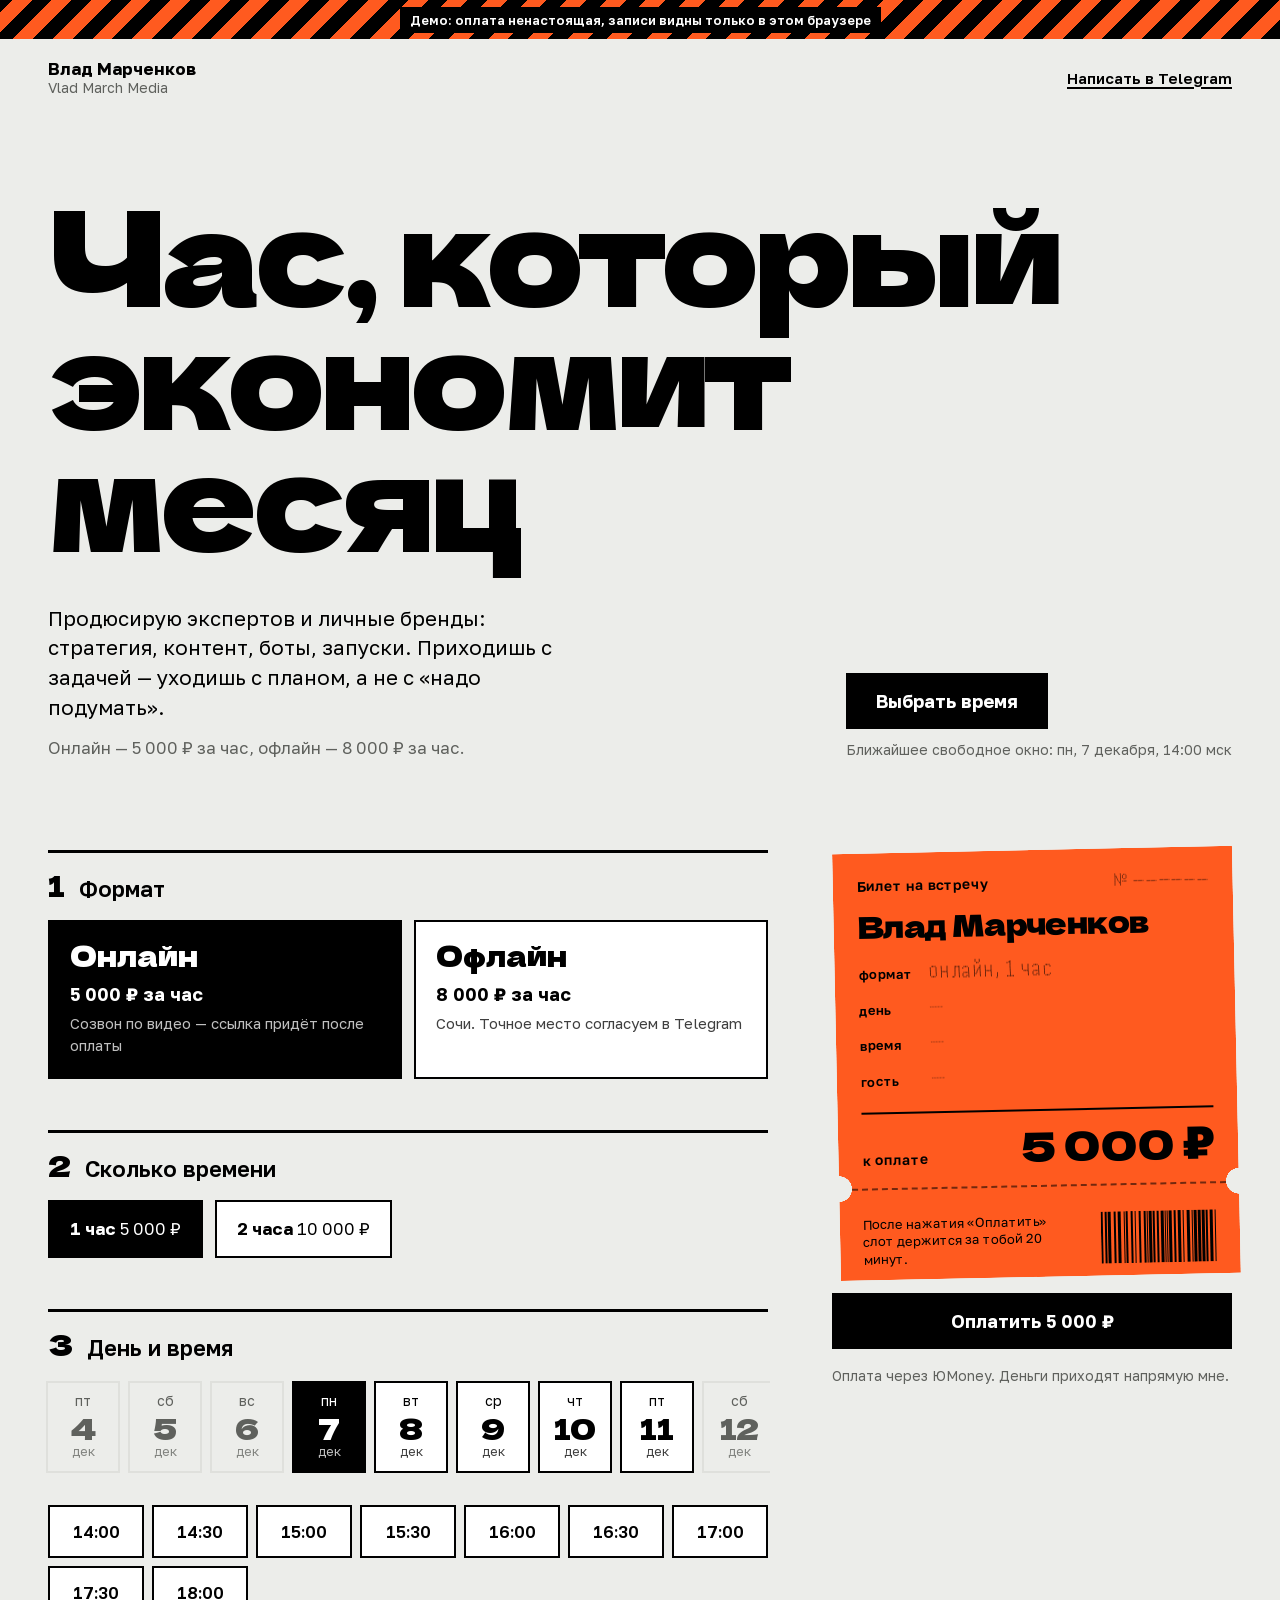
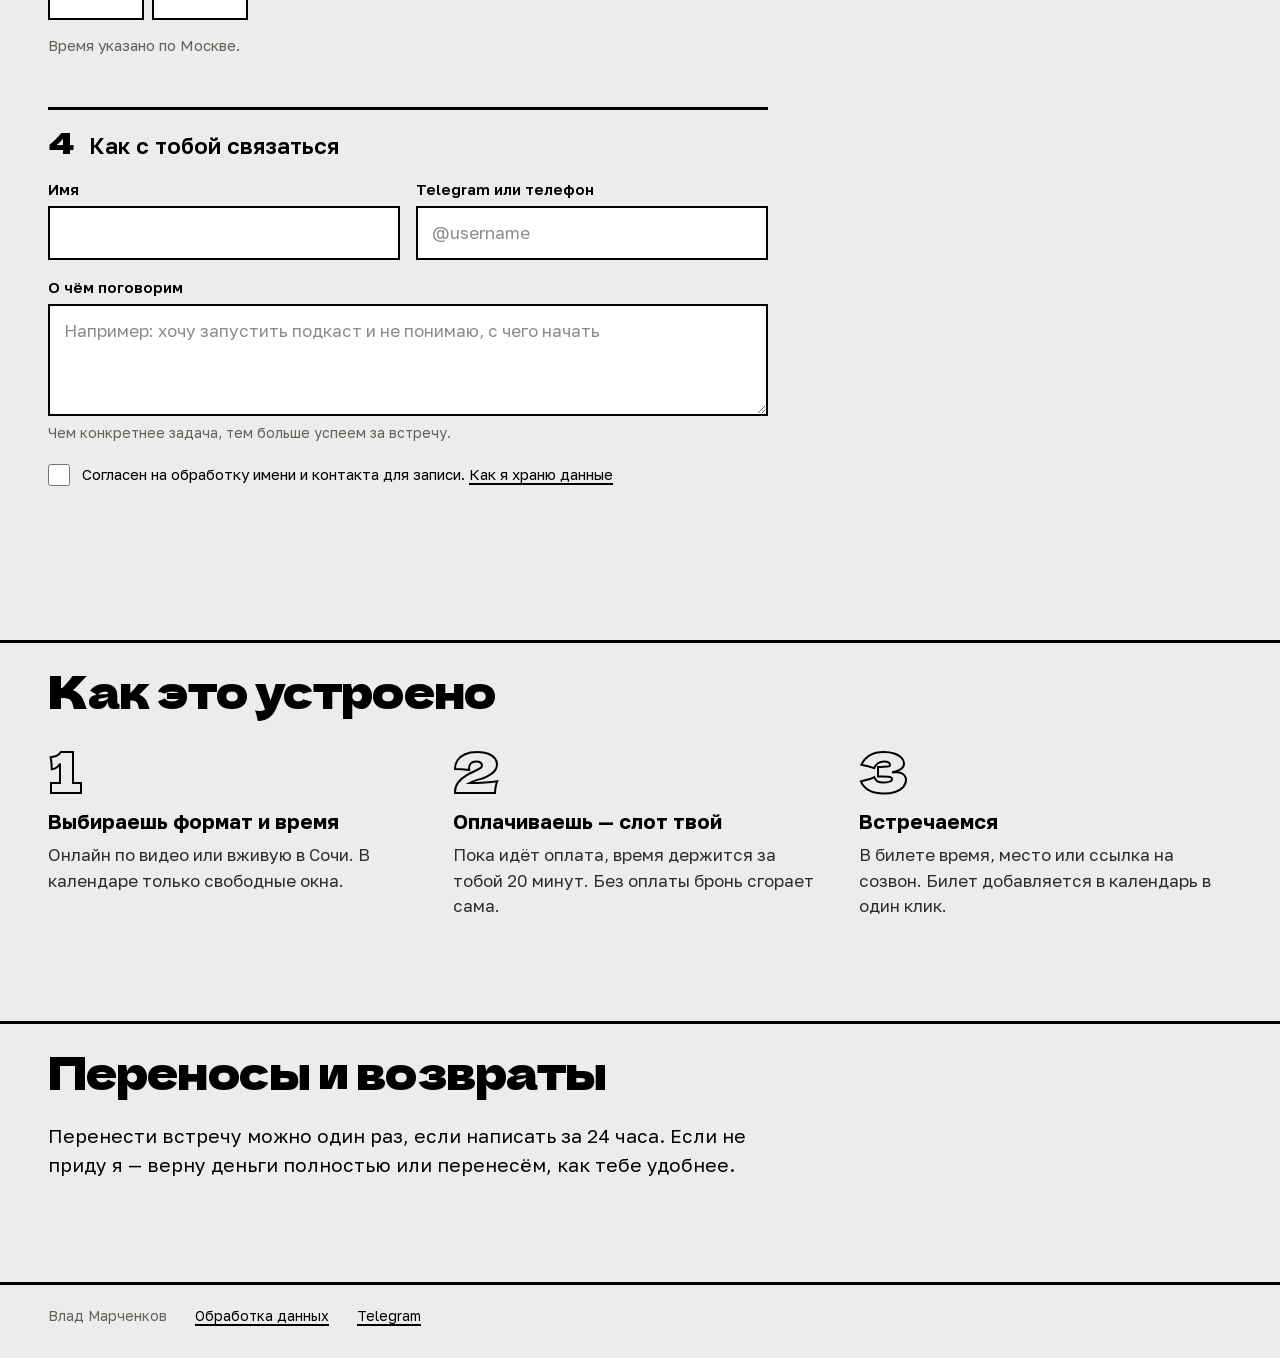
<file: index.html>
<!doctype html>
<html lang="ru" data-demo="1" data-motion="off">
<head>
  <meta charset="utf-8">
  <meta name="viewport" content="width=device-width, initial-scale=1">
  <title>Влад Марченков — запись на встречу</title>
  <meta name="description" content="Продюсирую экспертов и личные бренды: стратегия, контент, боты, запуски. Приходишь с задачей — уходишь с планом, а не с «надо подумать».">
  <meta property="og:title" content="Час, который экономит месяц">
  <meta property="og:description" content="Продюсирую экспертов и личные бренды: стратегия, контент, боты, запуски. Приходишь с задачей — уходишь с планом, а не с «надо подумать».">
  <meta name="theme-color" content="#ecedea">
  <link rel="icon" href="assets/favicon.svg" type="image/svg+xml">
  <link rel="preload" href="assets/fonts/golos-text-cyrillic.woff2" as="font" type="font/woff2" crossorigin>
  <link rel="preload" href="assets/fonts/dela-gothic-one-cyrillic.woff2" as="font" type="font/woff2" crossorigin>
  <link rel="stylesheet" href="assets/fonts.css">
  <link rel="stylesheet" href="assets/site.css">
  <script type="application/json" id="config">{"ownerName":"Влад Марченков","brand":"Vlad March Media","headline":"Час, который экономит месяц","about":"Продюсирую экспертов и личные бренды: стратегия, контент, боты, запуски. Приходишь с задачей — уходишь с планом, а не с «надо подумать».","telegram":"marchvlvv","timezone":"Europe/Moscow","formats":{"online":{"title":"Онлайн","pricePerHour":5000,"place":"Созвон по видео — ссылка придёт после оплаты"},"offline":{"title":"Офлайн","pricePerHour":8000,"place":"Сочи. Точное место согласуем в Telegram"}},"durations":[60,120],"horizonDays":21,"holdMinutes":20,"minNoticeHours":12,"policy":"Перенести встречу можно один раз, если написать за 24 часа. Если не приду я — верну деньги полностью или перенесём, как тебе удобнее.","testMode":true,"paymentTypes":["AC"],"demo":true}</script>
  <script type="module" src="assets/book.js"></script>
</head>
<body>
  <div class="testbar" data-testbar hidden><span>Демо: оплата ненастоящая, записи видны только в этом браузере</span></div>

  <header class="top wrap">
    <a class="who" href="">
      <strong>Влад Марченков</strong>
      <span>Vlad March Media</span>
    </a>
    <a class="tg" data-tg href="https://t.me/marchvlvv" target="_blank" rel="noopener">Написать в Telegram</a>
  </header>

  <main>
    <section class="hero wrap">
      <h1>Час, который экономит месяц</h1>
      <div class="hero-foot">
        <div>
          <p class="about">Продюсирую экспертов и личные бренды: стратегия, контент, боты, запуски. Приходишь с задачей — уходишь с планом, а не с «надо подумать».</p>
          <p class="rates" data-rates></p>
        </div>
        <div class="hero-cta">
          <a class="btn" href="#book">Выбрать время</a>
          <p class="next-slot" data-next-slot></p>
        </div>
      </div>
    </section>

    <section class="book wrap" id="book" aria-label="Запись на встречу">
      <form class="steps" data-form novalidate>
        <fieldset class="step" data-step="format">
          <legend><span class="step-head"><span class="n">1</span>Формат</span></legend>
          <div class="formats" data-formats></div>
        </fieldset>

        <fieldset class="step" data-step="duration">
          <legend><span class="step-head"><span class="n">2</span>Сколько времени</span></legend>
          <div class="durations" data-durations></div>
        </fieldset>

        <fieldset class="step" data-step="when">
          <legend><span class="step-head"><span class="n">3</span>День и время</span></legend>
          <div class="days" data-days aria-label="День"></div>
          <div class="times" data-times aria-label="Время"></div>
          <p class="empty" data-empty hidden></p>
          <p class="tz-hint" data-tz-hint></p>
        </fieldset>

        <fieldset class="step" data-step="who">
          <legend><span class="step-head"><span class="n">4</span>Как с тобой связаться</span></legend>
          <div class="fields">
            <div class="field">
              <label for="f-name">Имя</label>
              <input id="f-name" name="name" autocomplete="name" maxlength="80" required>
            </div>
            <div class="field">
              <label for="f-contact">Telegram или телефон</label>
              <input id="f-contact" name="contact" autocomplete="tel" maxlength="80" placeholder="@username" required>
            </div>
            <div class="field wide">
              <label for="f-topic">О чём поговорим</label>
              <textarea id="f-topic" name="topic" maxlength="1000" placeholder="Например: хочу запустить подкаст и не понимаю, с чего начать"></textarea>
              <span class="hint">Чем конкретнее задача, тем больше успеем за встречу.</span>
            </div>
          </div>
          <label class="consent" data-consent>
            <input type="checkbox" name="consent">
            <span>Согласен на обработку имени и контакта для записи. <a href="privacy.html" target="_blank">Как я храню данные</a></span>
          </label>
        </fieldset>
      </form>

      <aside class="side" aria-label="Итог">
        <div class="ticket" data-ticket>
          <div class="ticket-main">
            <div class="ticket-top">
              <span>Билет на встречу</span>
              <span class="num" data-t-num>№ ——————</span>
            </div>
            <p class="ticket-owner">Влад Марченков</p>
            <dl>
              <dt>формат</dt><dd data-t="format" class="blank">—</dd>
              <dt>день</dt><dd data-t="date" class="blank">—</dd>
              <dt>время</dt><dd data-t="time" class="blank">—</dd>
              <dt>гость</dt><dd data-t="guest" class="blank">—</dd>
            </dl>
            <div class="ticket-total">
              <span>к оплате</span>
              <strong data-t="total">—</strong>
            </div>
          </div>
          <div class="ticket-stub">
            <p data-hold-note>Слот держится за тобой, пока идёт оплата.</p>
            <svg class="barcode" data-barcode viewBox="0 0 116 52" aria-hidden="true"></svg>
          </div>
        </div>

        <div class="pay-type" data-pay-type hidden>
          <label><input type="radio" name="paymentType" value="AC" checked> Картой</label>
          <label><input type="radio" name="paymentType" value="PC"> Кошельком ЮMoney</label>
        </div>
        <button class="btn pay" type="button" data-pay>Оплатить</button>
        <p class="error" data-error role="alert"></p>
        <p class="pay-note" data-pay-note>Оплата через ЮMoney. Деньги приходят напрямую мне.</p>
      </aside>
    </section>

    <section class="how wrap">
      <h2>Как это устроено</h2>
      <ol>
        <li>
          <h3>Выбираешь формат и время</h3>
          <p>Онлайн по видео или вживую в Сочи. В календаре только свободные окна.</p>
        </li>
        <li>
          <h3>Оплачиваешь — слот твой</h3>
          <p data-how-hold>Пока идёт оплата, время держится за тобой. Без оплаты бронь сгорает сама.</p>
        </li>
        <li>
          <h3>Встречаемся</h3>
          <p>В билете время, место или ссылка на созвон. Билет добавляется в календарь в один клик.</p>
        </li>
      </ol>
    </section>

    <section class="rules wrap">
      <h2>Переносы и возвраты</h2>
      <p>Перенести встречу можно один раз, если написать за 24 часа. Если не приду я — верну деньги полностью или перенесём, как тебе удобнее.</p>
    </section>
  </main>

  <footer class="foot wrap">
    <span>Влад Марченков</span>
    <a href="privacy.html">Обработка данных</a>
    <a data-tg href="https://t.me/marchvlvv" target="_blank" rel="noopener">Telegram</a>
  </footer>
</body>
</html>
</file>
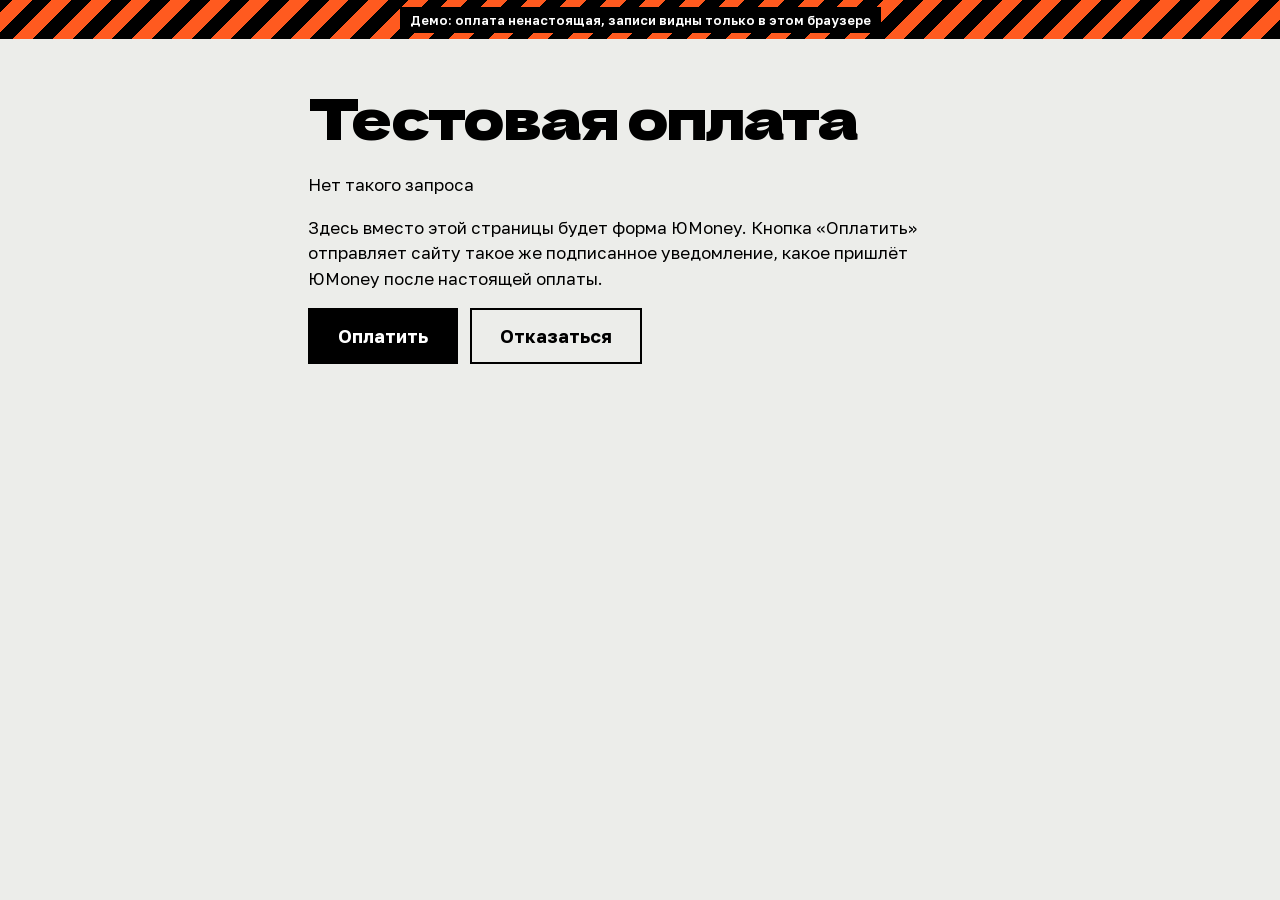
<file: mock-pay.html>
<!doctype html>
<html lang="ru" data-demo="1" data-motion="off">
<head>
  <meta charset="utf-8">
  <meta name="viewport" content="width=device-width, initial-scale=1">
  <meta name="robots" content="noindex">
  <title>Тестовая оплата</title>
  <link rel="icon" href="assets/favicon.svg" type="image/svg+xml">
  <link rel="preload" href="assets/fonts/golos-text-cyrillic.woff2" as="font" type="font/woff2" crossorigin>
  <link rel="preload" href="assets/fonts/dela-gothic-one-cyrillic.woff2" as="font" type="font/woff2" crossorigin>
  <link rel="stylesheet" href="assets/fonts.css">
  <link rel="stylesheet" href="assets/site.css">
  <script type="module" src="assets/mock-pay.js"></script>
</head>
<body>
  <div class="testbar"><span>Демо: оплата ненастоящая, записи видны только в этом браузере</span></div>
  <main class="doc wrap">
    <h1>Тестовая оплата</h1>
    <p data-summary>Загружаю бронь…</p>
    <p>Здесь вместо этой страницы будет форма ЮMoney. Кнопка «Оплатить» отправляет сайту такое же подписанное уведомление, какое пришлёт ЮMoney после настоящей оплаты.</p>
    <form method="post" data-form class="status-actions">
      <input type="hidden" name="k" data-k>
      <button class="btn" name="action" value="pay" data-pay>Оплатить</button>
      <button class="btn btn-ghost" name="action" value="cancel">Отказаться</button>
    </form>
  </main>
</body>
</html>
</file>
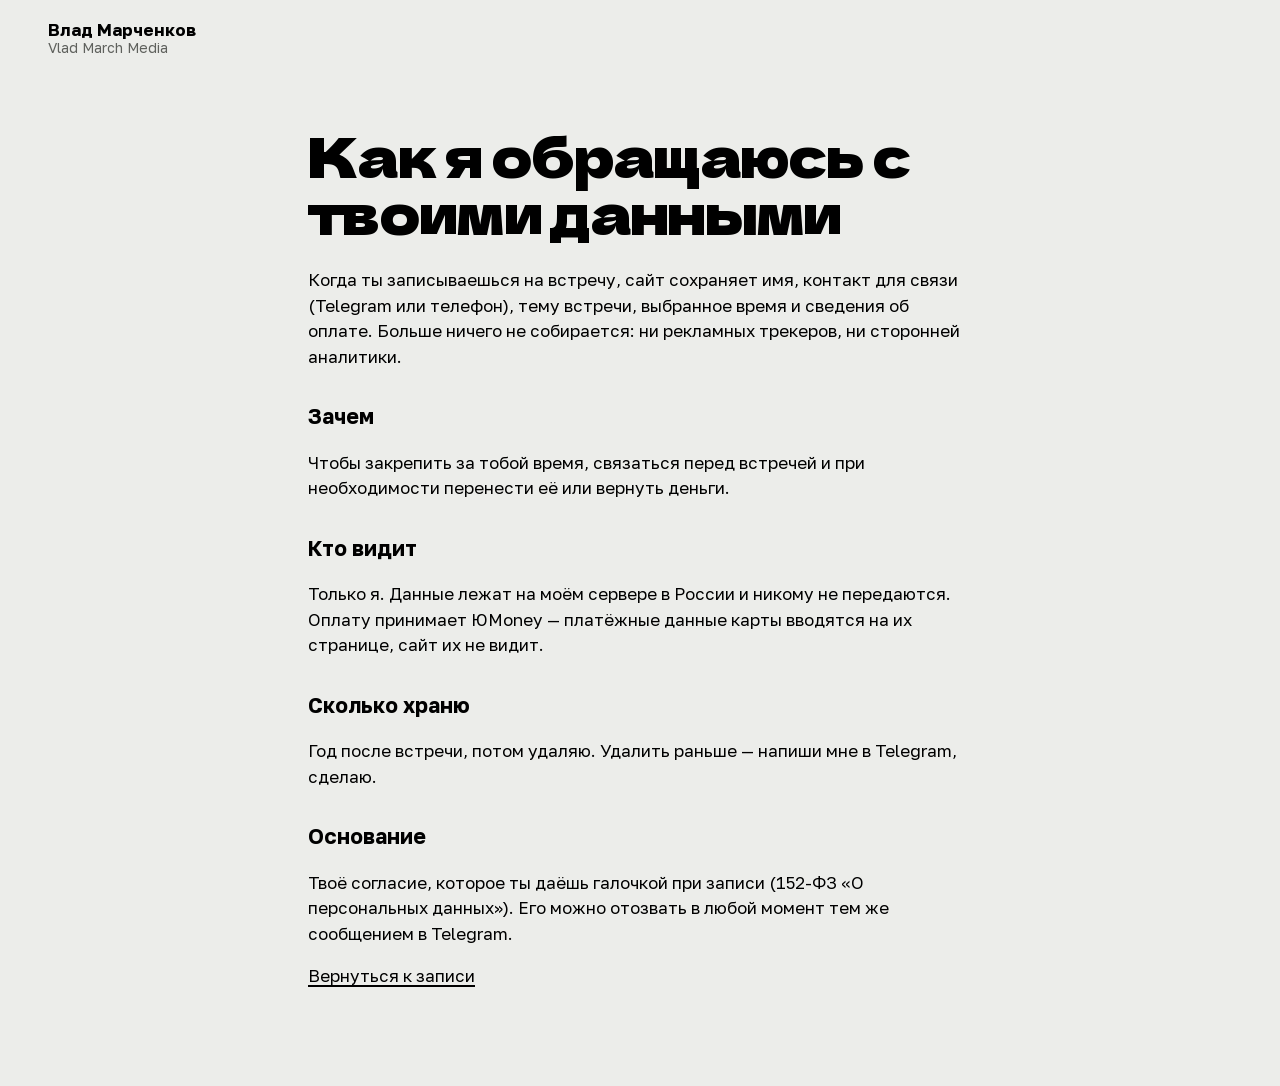
<file: privacy.html>
<!doctype html>
<html lang="ru" data-demo="1">
<head>
  <meta charset="utf-8">
  <meta name="viewport" content="width=device-width, initial-scale=1">
  <title>Обработка данных — Влад Марченков</title>
  <link rel="icon" href="assets/favicon.svg" type="image/svg+xml">
  <link rel="preload" href="assets/fonts/golos-text-cyrillic.woff2" as="font" type="font/woff2" crossorigin>
  <link rel="preload" href="assets/fonts/dela-gothic-one-cyrillic.woff2" as="font" type="font/woff2" crossorigin>
  <link rel="stylesheet" href="assets/fonts.css">
  <link rel="stylesheet" href="assets/site.css">
</head>
<body>
  <header class="top wrap">
    <a class="who" href="">
      <strong>Влад Марченков</strong>
      <span>Vlad March Media</span>
    </a>
  </header>
  <main class="doc wrap">
    <h1>Как я обращаюсь с твоими данными</h1>
    <p>Когда ты записываешься на встречу, сайт сохраняет имя, контакт для связи (Telegram или телефон), тему встречи, выбранное время и сведения об оплате. Больше ничего не собирается: ни рекламных трекеров, ни сторонней аналитики.</p>

    <h2>Зачем</h2>
    <p>Чтобы закрепить за тобой время, связаться перед встречей и при необходимости перенести её или вернуть деньги.</p>

    <h2>Кто видит</h2>
    <p>Только я. Данные лежат на моём сервере в России и никому не передаются. Оплату принимает ЮMoney — платёжные данные карты вводятся на их странице, сайт их не видит.</p>

    <h2>Сколько храню</h2>
    <p>Год после встречи, потом удаляю. Удалить раньше — напиши мне в Telegram, сделаю.</p>

    <h2>Основание</h2>
    <p>Твоё согласие, которое ты даёшь галочкой при записи (152-ФЗ «О персональных данных»). Его можно отозвать в любой момент тем же сообщением в Telegram.</p>

    <p><a href="">Вернуться к записи</a></p>
  </main>
</body>
</html>
</file>
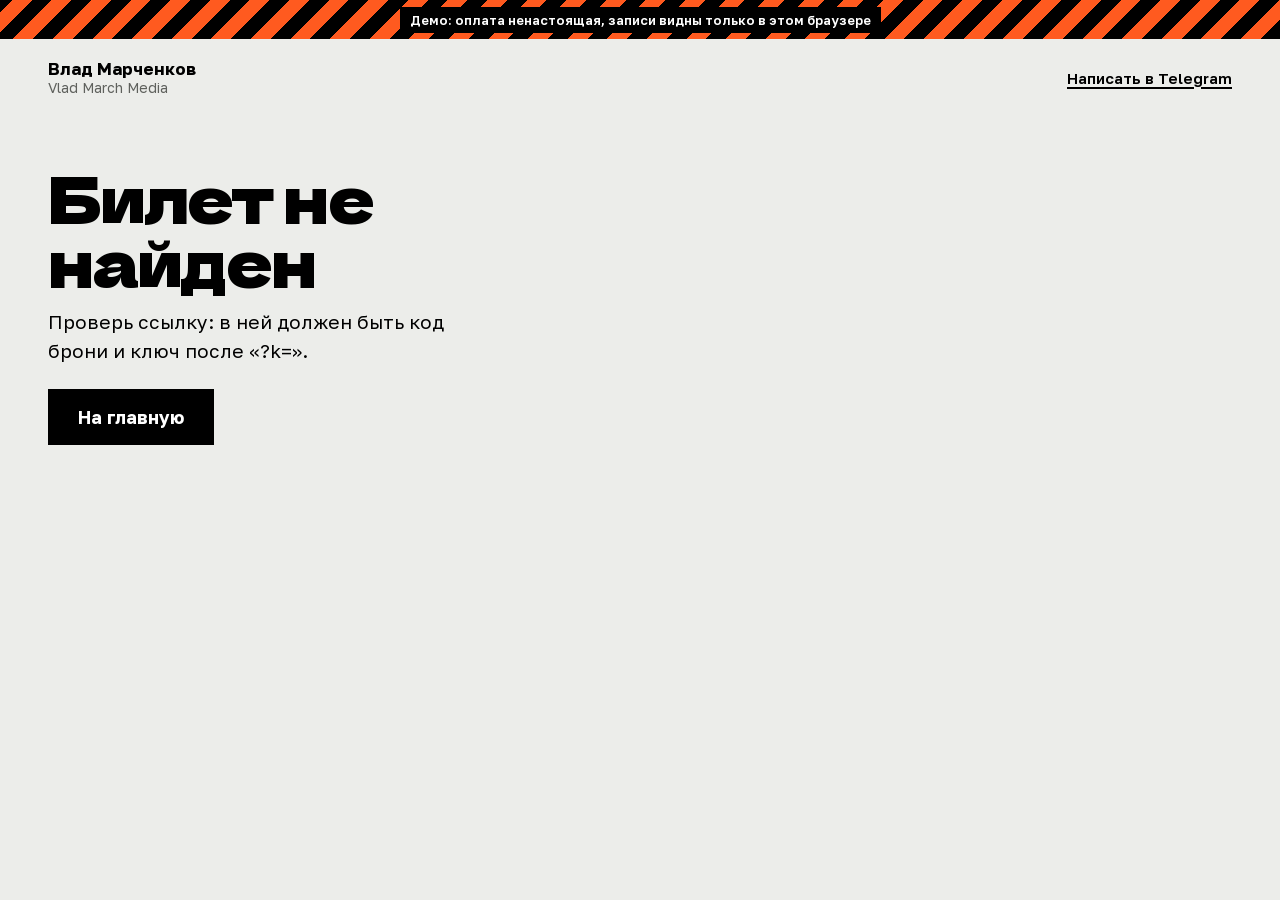
<file: ticket.html>
<!doctype html>
<html lang="ru" data-demo="1" data-motion="off">
<head>
  <meta charset="utf-8">
  <meta name="viewport" content="width=device-width, initial-scale=1">
  <meta name="robots" content="noindex">
  <meta name="referrer" content="no-referrer">
  <title>Билет на встречу — Влад Марченков</title>
  <meta name="theme-color" content="#ecedea">
  <link rel="icon" href="assets/favicon.svg" type="image/svg+xml">
  <link rel="preload" href="assets/fonts/golos-text-cyrillic.woff2" as="font" type="font/woff2" crossorigin>
  <link rel="preload" href="assets/fonts/dela-gothic-one-cyrillic.woff2" as="font" type="font/woff2" crossorigin>
  <link rel="stylesheet" href="assets/fonts.css">
  <link rel="stylesheet" href="assets/site.css">
  <script type="application/json" id="config">{"ownerName":"Влад Марченков","brand":"Vlad March Media","headline":"Час, который экономит месяц","about":"Продюсирую экспертов и личные бренды: стратегия, контент, боты, запуски. Приходишь с задачей — уходишь с планом, а не с «надо подумать».","telegram":"marchvlvv","timezone":"Europe/Moscow","formats":{"online":{"title":"Онлайн","pricePerHour":5000,"place":"Созвон по видео — ссылка придёт после оплаты"},"offline":{"title":"Офлайн","pricePerHour":8000,"place":"Сочи. Точное место согласуем в Telegram"}},"durations":[60,120],"horizonDays":21,"holdMinutes":20,"minNoticeHours":12,"policy":"Перенести встречу можно один раз, если написать за 24 часа. Если не приду я — верну деньги полностью или перенесём, как тебе удобнее.","testMode":true,"paymentTypes":["AC"],"demo":true}</script>
  <script type="module" src="assets/ticket.js"></script>
</head>
<body>
  <div class="testbar" data-testbar hidden><span>Демо: оплата ненастоящая, записи видны только в этом браузере</span></div>

  <header class="top wrap">
    <a class="who" href="">
      <strong>Влад Марченков</strong>
      <span>Vlad March Media</span>
    </a>
    <a class="tg" data-tg href="https://t.me/marchvlvv" target="_blank" rel="noopener">Написать в Telegram</a>
  </header>

  <main class="ticket-page wrap">
    <div class="ticket" data-ticket hidden>
      <div class="ticket-main">
        <div class="ticket-top">
          <span>Билет на встречу</span>
          <span class="num" data-t-num></span>
        </div>
        <p class="ticket-owner">Влад Марченков</p>
        <dl>
          <dt>формат</dt><dd data-t="format"></dd>
          <dt>день</dt><dd data-t="date"></dd>
          <dt>время</dt><dd data-t="time"></dd>
          <dt>гость</dt><dd data-t="guest"></dd>
        </dl>
        <div class="ticket-total">
          <span data-t-total-label>оплачено</span>
          <strong data-t="total"></strong>
        </div>
      </div>
      <div class="ticket-stub">
        <p data-t-stub></p>
        <svg class="barcode" data-barcode viewBox="0 0 116 52" aria-hidden="true"></svg>
      </div>
      <div class="stamp" data-stamp hidden></div>
    </div>

    <section data-status aria-live="polite">
      <h1 class="status-title" data-title>Загружаю билет…</h1>
      <p class="status-text" data-text></p>
      <div class="status-actions" data-actions></div>
      <ul class="facts" data-facts hidden></ul>
    </section>
  </main>
</body>
</html>
</file>
<file: assets/fonts.css>
/* Шрифты лежат у нас: без запросов к Google. OFL, источник — Google Fonts. */

@font-face {
  font-family: 'Dela Gothic One';
  font-style: normal;
  font-weight: 400;
  font-display: swap;
  src: url('fonts/dela-gothic-one-cyrillic.woff2') format('woff2');
  unicode-range: U+0301, U+0400-045F, U+0490-0491, U+04B0-04B1, U+2116;
}

@font-face {
  font-family: 'Dela Gothic One';
  font-style: normal;
  font-weight: 400;
  font-display: swap;
  src: url('fonts/dela-gothic-one-latin-ext.woff2') format('woff2');
  unicode-range: U+0100-02BA, U+02BD-02C5, U+02C7-02CC, U+02CE-02D7, U+02DD-02FF, U+0304, U+0308, U+0329, U+1D00-1DBF, U+1E00-1E9F, U+1EF2-1EFF, U+2020, U+20A0-20AB, U+20AD-20C0, U+2113, U+2C60-2C7F, U+A720-A7FF;
}

@font-face {
  font-family: 'Dela Gothic One';
  font-style: normal;
  font-weight: 400;
  font-display: swap;
  src: url('fonts/dela-gothic-one-latin.woff2') format('woff2');
  unicode-range: U+0000-00FF, U+0131, U+0152-0153, U+02BB-02BC, U+02C6, U+02DA, U+02DC, U+0304, U+0308, U+0329, U+2000-206F, U+20AC, U+2122, U+2191, U+2193, U+2212, U+2215, U+FEFF, U+FFFD;
}

@font-face {
  font-family: 'Golos Text';
  font-style: normal;
  font-weight: 400 800;
  font-display: swap;
  src: url('fonts/golos-text-cyrillic.woff2') format('woff2');
  unicode-range: U+0301, U+0400-045F, U+0490-0491, U+04B0-04B1, U+2116;
}

@font-face {
  font-family: 'Golos Text';
  font-style: normal;
  font-weight: 400 800;
  font-display: swap;
  src: url('fonts/golos-text-latin-ext.woff2') format('woff2');
  unicode-range: U+0100-02BA, U+02BD-02C5, U+02C7-02CC, U+02CE-02D7, U+02DD-02FF, U+0304, U+0308, U+0329, U+1D00-1DBF, U+1E00-1E9F, U+1EF2-1EFF, U+2020, U+20A0-20AB, U+20AD-20C0, U+2113, U+2C60-2C7F, U+A720-A7FF;
}

@font-face {
  font-family: 'Golos Text';
  font-style: normal;
  font-weight: 400 800;
  font-display: swap;
  src: url('fonts/golos-text-latin.woff2') format('woff2');
  unicode-range: U+0000-00FF, U+0131, U+0152-0153, U+02BB-02BC, U+02C6, U+02DA, U+02DC, U+0304, U+0308, U+0329, U+2000-206F, U+20AC, U+2122, U+2191, U+2193, U+2212, U+2215, U+FEFF, U+FFFD;
}

@font-face {
  font-family: 'Handjet';
  font-style: normal;
  font-weight: 100 900;
  font-display: swap;
  src: url('fonts/handjet-cyrillic.woff2') format('woff2');
  unicode-range: U+0301, U+0400-045F, U+0490-0491, U+04B0-04B1, U+2116;
}

@font-face {
  font-family: 'Handjet';
  font-style: normal;
  font-weight: 100 900;
  font-display: swap;
  src: url('fonts/handjet-latin-ext.woff2') format('woff2');
  unicode-range: U+0100-02BA, U+02BD-02C5, U+02C7-02CC, U+02CE-02D7, U+02DD-02FF, U+0304, U+0308, U+0329, U+1D00-1DBF, U+1E00-1E9F, U+1EF2-1EFF, U+2020, U+20A0-20AB, U+20AD-20C0, U+2113, U+2C60-2C7F, U+A720-A7FF;
}

@font-face {
  font-family: 'Handjet';
  font-style: normal;
  font-weight: 100 900;
  font-display: swap;
  src: url('fonts/handjet-latin.woff2') format('woff2');
  unicode-range: U+0000-00FF, U+0131, U+0152-0153, U+02BB-02BC, U+02C6, U+02DA, U+02DC, U+0304, U+0308, U+0329, U+2000-206F, U+20AC, U+2122, U+2191, U+2193, U+2212, U+2215, U+FEFF, U+FFFD;
}
</file>
<file: assets/site.css>
/* Час: запись на платную встречу. Плакат на бетоне + оранжевый билет. */

:root {
  --paper: #ecedea;
  --paper-deep: #dfe0dc;
  --ink: #000;
  --ticket: #ff5a1f;
  --ticket-deep: #e8480f;
  --muted: #5f615d;
  --white: #fff;
  --danger: #b0001e;

  --display: 'Dela Gothic One', 'Arial Black', sans-serif;
  --text: 'Golos Text', system-ui, -apple-system, 'Segoe UI', sans-serif;
  --print: 'Handjet', ui-monospace, 'SFMono-Regular', monospace;

  --gutter: clamp(16px, 4vw, 48px);
  --max: 1280px;
  color-scheme: light;
}

*,
*::before,
*::after {
  box-sizing: border-box;
}

/* атрибут hidden сильнее любых display у классов */
[hidden] {
  display: none !important;
}

html {
  -webkit-text-size-adjust: 100%;
  scroll-behavior: smooth;
  /* повёрнутый билет не должен давать горизонтальный скролл на телефоне */
  overflow-x: clip;
}

html[data-motion='off'] {
  scroll-behavior: auto;
}

body {
  margin: 0;
  background: var(--paper);
  color: var(--ink);
  font: 400 17px/1.5 var(--text);
  font-variant-numeric: tabular-nums;
  overflow-x: clip;
}

::selection {
  background: var(--ticket);
  color: var(--ink);
}

a {
  color: inherit;
  text-underline-offset: 0.18em;
  text-decoration-thickness: 2px;
}

:focus-visible {
  outline: 3px solid var(--ticket);
  outline-offset: 2px;
}

.wrap {
  width: 100%;
  max-width: var(--max);
  margin: 0 auto;
  padding: 0 var(--gutter);
}

.sr-only {
  position: absolute;
  width: 1px;
  height: 1px;
  padding: 0;
  margin: -1px;
  overflow: hidden;
  clip: rect(0 0 0 0);
  white-space: nowrap;
  border: 0;
}

/* ---------- тестовый режим: лента-ограждение ---------- */

.testbar {
  background: repeating-linear-gradient(-45deg, var(--ink) 0 14px, var(--ticket) 14px 28px);
  padding: 6px var(--gutter);
  text-align: center;
}

.testbar span {
  display: inline-block;
  background: var(--ink);
  color: var(--white);
  font: 600 13px/1.4 var(--text);
  padding: 4px 10px;
}

/* ---------- шапка ---------- */

.top {
  display: flex;
  align-items: center;
  justify-content: space-between;
  gap: 16px;
  padding-top: 20px;
  padding-bottom: 20px;
}

.who {
  display: flex;
  flex-direction: column;
  text-decoration: none;
  line-height: 1.2;
}

.who strong {
  font-weight: 700;
  font-size: 17px;
}

.who span {
  color: var(--muted);
  font-size: 14px;
}

.tg {
  font-weight: 600;
  font-size: 15px;
  white-space: nowrap;
}

/* ---------- первый экран ---------- */

.hero {
  padding-top: clamp(24px, 6vw, 72px);
  padding-bottom: clamp(40px, 7vw, 96px);
}

.hero h1 {
  margin: 0;
  font: 400 clamp(46px, 10.4vw, 150px) / 0.92 var(--display);
  letter-spacing: -0.035em;
  text-wrap: balance;
  hyphens: manual;
}

.hero-foot {
  display: grid;
  grid-template-columns: minmax(0, 1fr) auto;
  gap: 24px 48px;
  align-items: end;
  margin-top: clamp(28px, 4vw, 48px);
}

.about {
  margin: 0;
  max-width: 46ch;
  font-size: clamp(18px, 1.6vw, 21px);
  line-height: 1.45;
}

.rates {
  margin: 12px 0 0;
  max-width: 46ch;
  color: var(--muted);
}

.hero-cta {
  display: flex;
  flex-direction: column;
  align-items: flex-start;
  gap: 10px;
}

.next-slot {
  margin: 0;
  font-size: 14px;
  color: var(--muted);
  min-height: 1.5em;
}

/* ---------- кнопки ---------- */

.btn {
  display: inline-flex;
  align-items: center;
  justify-content: center;
  gap: 10px;
  min-height: 56px;
  padding: 0 28px;
  border: 2px solid var(--ink);
  background: var(--ink);
  color: var(--white);
  font: 700 18px/1 var(--text);
  text-decoration: none;
  cursor: pointer;
  transition: transform 0.12s ease, box-shadow 0.12s ease;
}

.btn:hover {
  transform: translate(-3px, -3px);
  box-shadow: 3px 3px 0 var(--ticket);
}

.btn:active {
  transform: none;
  box-shadow: none;
}

.btn[disabled] {
  cursor: progress;
  opacity: 0.7;
  transform: none;
  box-shadow: none;
}

.btn-ghost {
  background: transparent;
  color: var(--ink);
}

html[data-motion='off'] .btn {
  transition: none;
}

/* ---------- запись ---------- */

.book {
  display: grid;
  grid-template-columns: minmax(0, 1fr) minmax(300px, 400px);
  gap: clamp(32px, 5vw, 80px);
  align-items: start;
  padding-bottom: clamp(56px, 8vw, 120px);
  scroll-margin-top: 16px;
}

.steps {
  min-width: 0;
}

.step {
  border: 0;
  border-top: 3px solid var(--ink);
  margin: 0 0 clamp(36px, 4vw, 56px);
  padding: 18px 0 0;
  min-width: 0;
}

/* float снимает с legend особую раскладку fieldset */
.step legend {
  float: left;
  width: 100%;
  padding: 0;
  margin: 0 0 18px;
}

.step legend + * {
  clear: both;
}

.step-head {
  display: flex;
  align-items: baseline;
  gap: 14px;
  font: 600 22px/1.2 var(--text);
}

.step-head .n {
  font: 400 28px/1 var(--display);
}

.step-note {
  margin: -8px 0 16px;
  color: var(--muted);
  font-size: 15px;
}

/* общий вид выбора: настоящий radio + подпись-кнопка */
.choice {
  position: relative;
  display: block;
  cursor: pointer;
}

.choice input {
  position: absolute;
  opacity: 0;
  inset: 0;
  margin: 0;
  cursor: pointer;
}

.choice .face {
  display: block;
  height: 100%;
  border: 2px solid var(--ink);
  background: var(--white);
  transition: background-color 0.12s ease;
}

.choice:hover .face {
  background: var(--paper-deep);
}

.choice input:checked + .face {
  background: var(--ink);
  color: var(--white);
}

.choice input:focus-visible + .face {
  outline: 3px solid var(--ticket);
  outline-offset: 2px;
}

.choice input:disabled + .face {
  background: transparent;
  border-color: var(--paper-deep);
  color: var(--muted);
  cursor: not-allowed;
}

html[data-motion='off'] .choice .face {
  transition: none;
}

.formats {
  display: grid;
  grid-template-columns: repeat(auto-fit, minmax(220px, 1fr));
  gap: 12px;
}

.formats .face {
  padding: 18px 20px 20px;
}

.format-title {
  display: block;
  font: 400 28px/1.1 var(--display);
}

.format-price {
  display: block;
  margin-top: 10px;
  font-weight: 700;
  font-size: 18px;
}

.format-place {
  display: block;
  margin-top: 4px;
  font-size: 15px;
  opacity: 0.75;
}

.durations {
  display: flex;
  flex-wrap: wrap;
  gap: 12px;
}

.durations .face {
  padding: 14px 20px;
  font-size: 17px;
}

.durations .face b {
  font-weight: 700;
}

.days {
  display: grid;
  grid-auto-flow: column;
  grid-auto-columns: 74px;
  gap: 8px;
  overflow-x: auto;
  padding: 2px 2px 14px;
  margin: 0 -2px;
  scroll-snap-type: x proximity;
  scrollbar-width: thin;
}

.days .choice {
  scroll-snap-align: start;
}

.days .face {
  padding: 10px 6px 12px;
  text-align: center;
  line-height: 1.15;
}

.day-wd {
  display: block;
  font-size: 14px;
}

.day-num {
  display: block;
  margin: 4px 0 2px;
  font: 400 28px/1 var(--display);
}

.day-mon {
  display: block;
  font-size: 13px;
  opacity: 0.75;
}

.times {
  display: grid;
  grid-template-columns: repeat(auto-fill, minmax(92px, 1fr));
  gap: 8px;
  margin-top: 18px;
}

.times .face {
  padding: 12px 0;
  text-align: center;
  font-weight: 600;
  font-size: 17px;
}

.empty {
  margin: 18px 0 0;
  padding: 18px 20px;
  border: 2px dashed var(--ink);
  max-width: 52ch;
}

.tz-hint {
  margin: 14px 0 0;
  color: var(--muted);
  font-size: 15px;
}

/* поля */
.fields {
  display: grid;
  grid-template-columns: repeat(2, minmax(0, 1fr));
  gap: 16px;
}

.field {
  display: flex;
  flex-direction: column;
  gap: 6px;
}

.field.wide {
  grid-column: 1 / -1;
}

.field label {
  font-weight: 600;
  font-size: 15px;
}

.field .hint {
  color: var(--muted);
  font-size: 14px;
}

.field input,
.field textarea {
  width: 100%;
  border: 2px solid var(--ink);
  border-radius: 0;
  background: var(--white);
  color: var(--ink);
  font: 400 17px/1.4 var(--text);
  padding: 13px 14px;
  appearance: none;
}

.field textarea {
  min-height: 112px;
  resize: vertical;
}

.field input::placeholder,
.field textarea::placeholder {
  color: #8a8c87;
}

.field input:focus-visible,
.field textarea:focus-visible {
  outline-offset: 0;
}

.field [aria-invalid='true'] {
  border-color: var(--danger);
  box-shadow: inset 0 0 0 1px var(--danger);
}

.consent {
  display: flex;
  gap: 12px;
  align-items: flex-start;
  margin-top: 20px;
  font-size: 15px;
  cursor: pointer;
}

.consent input {
  flex: none;
  width: 22px;
  height: 22px;
  margin: 1px 0 0;
  accent-color: var(--ink);
}

.consent.invalid {
  color: var(--danger);
}

.step.invalid .step-head {
  color: var(--danger);
}

/* ---------- билет ---------- */

.side {
  position: sticky;
  top: 20px;
  display: flex;
  flex-direction: column;
  gap: 16px;
}

.ticket {
  --notch: 13px;
  position: relative;
  background: var(--ticket);
  color: var(--ink);
  /* вырезы по краям линии отрыва */
  -webkit-mask:
    radial-gradient(circle var(--notch) at 0 var(--tear), #0000 98%, #000) left / 51% 100% no-repeat,
    radial-gradient(circle var(--notch) at 100% var(--tear), #0000 98%, #000) right / 51% 100% no-repeat;
  mask:
    radial-gradient(circle var(--notch) at 0 var(--tear), #0000 98%, #000) left / 51% 100% no-repeat,
    radial-gradient(circle var(--notch) at 100% var(--tear), #0000 98%, #000) right / 51% 100% no-repeat;
  --tear: calc(100% - 92px);
  transform: rotate(-1.2deg);
  transform-origin: 50% 0;
}

.ticket-main {
  padding: 22px 24px 18px;
}

.ticket-top {
  display: flex;
  justify-content: space-between;
  align-items: baseline;
  gap: 12px;
  font-size: 14px;
  font-weight: 600;
}

/* Handjet: оси ELGR/ELSH дают точечную «печать» кассового аппарата.
   font-variation-settings — после font: сокращённое свойство его сбрасывает */
.ticket-top .num {
  font: 800 19px/1 var(--print);
  font-variation-settings: 'ELGR' 2, 'ELSH' 4;
  letter-spacing: 0.04em;
}

.ticket-owner {
  margin: 14px 0 18px;
  font: 400 30px/1 var(--display);
  letter-spacing: -0.02em;
}

.ticket dl {
  margin: 0;
  display: grid;
  grid-template-columns: auto minmax(0, 1fr);
  gap: 8px 16px;
  align-items: baseline;
}

.ticket dt {
  font-size: 13px;
  font-weight: 600;
}

.ticket dd {
  margin: 0;
  font: 800 25px/1.1 var(--print);
  font-variation-settings: 'ELGR' 2, 'ELSH' 4;
  letter-spacing: 0.02em;
  overflow-wrap: anywhere;
}

.ticket dd.blank {
  opacity: 0.45;
}

.ticket-total {
  display: flex;
  justify-content: space-between;
  align-items: baseline;
  gap: 12px;
  margin-top: 20px;
  padding-top: 14px;
  border-top: 2px solid var(--ink);
}

.ticket-total > span {
  font-size: 14px;
  font-weight: 600;
}

.ticket-total strong {
  font: 400 40px/1 var(--display);
  letter-spacing: -0.02em;
  white-space: nowrap;
}

.cur {
  font-family: var(--text);
  font-weight: 800;
  font-size: 1.15em;
  line-height: 0;
  letter-spacing: 0;
}

.ticket-stub {
  height: 92px;
  border-top: 2px dashed rgb(0 0 0 / 0.55);
  margin: 0 var(--notch);
  padding: 14px 10px 0;
  display: flex;
  align-items: center;
  justify-content: space-between;
  gap: 14px;
}

.ticket-stub p {
  margin: 0;
  font-size: 13px;
  line-height: 1.35;
  max-width: 24ch;
}

.barcode {
  flex: none;
  display: block;
  width: 116px;
  height: 52px;
}

/* «печать» значения на билете */
html[data-motion='on'] .ticket dd.printed,
html[data-motion='on'] .ticket-total strong.printed {
  animation: print 0.32s steps(10, end) both;
}

@keyframes print {
  from {
    clip-path: inset(0 100% 0 0);
  }
  to {
    clip-path: inset(0 0 0 0);
  }
}

.pay-type {
  display: flex;
  flex-wrap: wrap;
  gap: 8px 18px;
  font-size: 15px;
}

.pay-type label {
  display: inline-flex;
  gap: 8px;
  align-items: center;
  cursor: pointer;
}

.pay-type input {
  width: 18px;
  height: 18px;
  margin: 0;
  accent-color: var(--ink);
}

.pay {
  width: 100%;
}

.pay-note {
  margin: 0;
  font-size: 14px;
  color: var(--muted);
}

.error {
  margin: 0;
  color: var(--danger);
  font-weight: 600;
  font-size: 15px;
}

.error:empty {
  display: none;
}

/* ---------- как это устроено ---------- */

.how {
  border-top: 3px solid var(--ink);
  padding-top: 24px;
  padding-bottom: clamp(56px, 8vw, 112px);
}

.how h2,
.rules h2 {
  margin: 0 0 28px;
  font: 400 clamp(30px, 3.6vw, 44px) / 1.05 var(--display);
  letter-spacing: -0.02em;
}

.how ol {
  list-style: none;
  margin: 0;
  padding: 0;
  display: grid;
  grid-template-columns: repeat(3, minmax(0, 1fr));
  gap: 32px;
  counter-reset: how;
}

.how li {
  counter-increment: how;
}

.how li::before {
  content: counter(how);
  display: block;
  font: 400 56px/1 var(--display);
  margin-bottom: 12px;
  -webkit-text-stroke: 2px var(--ink);
  color: transparent;
}

.how h3 {
  margin: 0 0 8px;
  font-size: 20px;
  line-height: 1.25;
}

.how p {
  margin: 0;
  max-width: 34ch;
  color: #2c2d2b;
}

.rules {
  border-top: 3px solid var(--ink);
  padding-top: 24px;
  padding-bottom: clamp(56px, 8vw, 112px);
}

.rules p {
  margin: 0;
  max-width: 60ch;
  font-size: 19px;
}

/* ---------- подвал ---------- */

.foot {
  border-top: 3px solid var(--ink);
  padding-top: 20px;
  padding-bottom: 32px;
  display: flex;
  flex-wrap: wrap;
  gap: 8px 28px;
  font-size: 14px;
  color: var(--muted);
}

.foot a {
  color: var(--ink);
}

/* ---------- страница билета ---------- */

.ticket-page {
  padding-top: clamp(16px, 4vw, 48px);
  padding-bottom: clamp(48px, 8vw, 96px);
  display: grid;
  grid-template-columns: minmax(0, 440px) minmax(0, 1fr);
  gap: clamp(32px, 6vw, 96px);
  align-items: start;
}

.ticket-page .ticket {
  transform: rotate(-2deg);
}

.status-title {
  margin: 0 0 16px;
  font: 400 clamp(36px, 5vw, 64px) / 1 var(--display);
  letter-spacing: -0.03em;
  text-wrap: balance;
}

.status-text {
  margin: 0 0 24px;
  max-width: 48ch;
  font-size: 19px;
}

.status-actions {
  display: flex;
  flex-wrap: wrap;
  gap: 12px;
}

.countdown {
  font-weight: 700;
}

/* штамп ставится на корешок: данные билета остаются читаемыми */
.stamp {
  position: absolute;
  left: 30px;
  bottom: 24px;
  padding: 7px 12px 5px;
  border: 4px solid var(--ink);
  font: 400 26px/1 var(--display);
  letter-spacing: 0.02em;
  transform: rotate(-7deg);
  pointer-events: none;
}

html[data-motion='on'] .stamp {
  animation: stamp 0.34s cubic-bezier(0.2, 0.9, 0.3, 1.25) 0.25s both;
}

@keyframes stamp {
  from {
    opacity: 0;
    transform: rotate(-7deg) scale(2.2);
  }
  to {
    opacity: 1;
    transform: rotate(-7deg) scale(1);
  }
}

.ticket.void {
  background: var(--paper-deep);
}

.facts {
  margin: 28px 0 0;
  padding: 0;
  list-style: none;
  max-width: 62ch;
  border-top: 2px solid var(--ink);
}

.facts li {
  padding: 14px 0;
  border-bottom: 2px solid var(--ink);
}

.facts b {
  display: block;
  font-size: 14px;
  color: var(--muted);
  font-weight: 600;
}

.spinner {
  display: inline-block;
  width: 0.9em;
  height: 0.9em;
  border: 3px solid currentColor;
  border-right-color: transparent;
  border-radius: 50%;
  vertical-align: -0.1em;
  animation: spin 0.8s linear infinite;
}

@keyframes spin {
  to {
    transform: rotate(360deg);
  }
}

/* ---------- простые страницы ---------- */

.doc {
  padding-top: clamp(16px, 4vw, 48px);
  padding-bottom: 80px;
  max-width: 760px;
}

.doc h1 {
  font: 400 clamp(36px, 5vw, 56px) / 1.02 var(--display);
  letter-spacing: -0.03em;
  margin: 0 0 28px;
}

.doc h2 {
  font-size: 21px;
  margin: 32px 0 8px;
}

.doc p,
.doc li {
  max-width: 66ch;
}

/* ---------- адаптив ---------- */

@media (max-width: 960px) {
  .book {
    grid-template-columns: minmax(0, 1fr);
  }

  .side {
    position: static;
    max-width: 480px;
  }

  .ticket-page {
    grid-template-columns: minmax(0, 1fr);
  }

  .ticket-page .ticket {
    max-width: 440px;
  }
}

@media (max-width: 720px) {
  .hero-foot {
    grid-template-columns: minmax(0, 1fr);
  }

  .how ol {
    grid-template-columns: minmax(0, 1fr);
    gap: 24px;
  }

  .fields {
    grid-template-columns: minmax(0, 1fr);
  }
}

@media (max-width: 480px) {
  .stamp {
    left: 20px;
    font-size: 20px;
  }

  .barcode {
    width: 84px;
  }
}

@media (max-width: 420px) {
  .tg {
    font-size: 14px;
  }

  .ticket-main {
    padding: 18px 18px 16px;
  }

  .ticket-total strong {
    font-size: 34px;
  }

  .formats .face {
    padding: 16px;
  }
}
</file>
